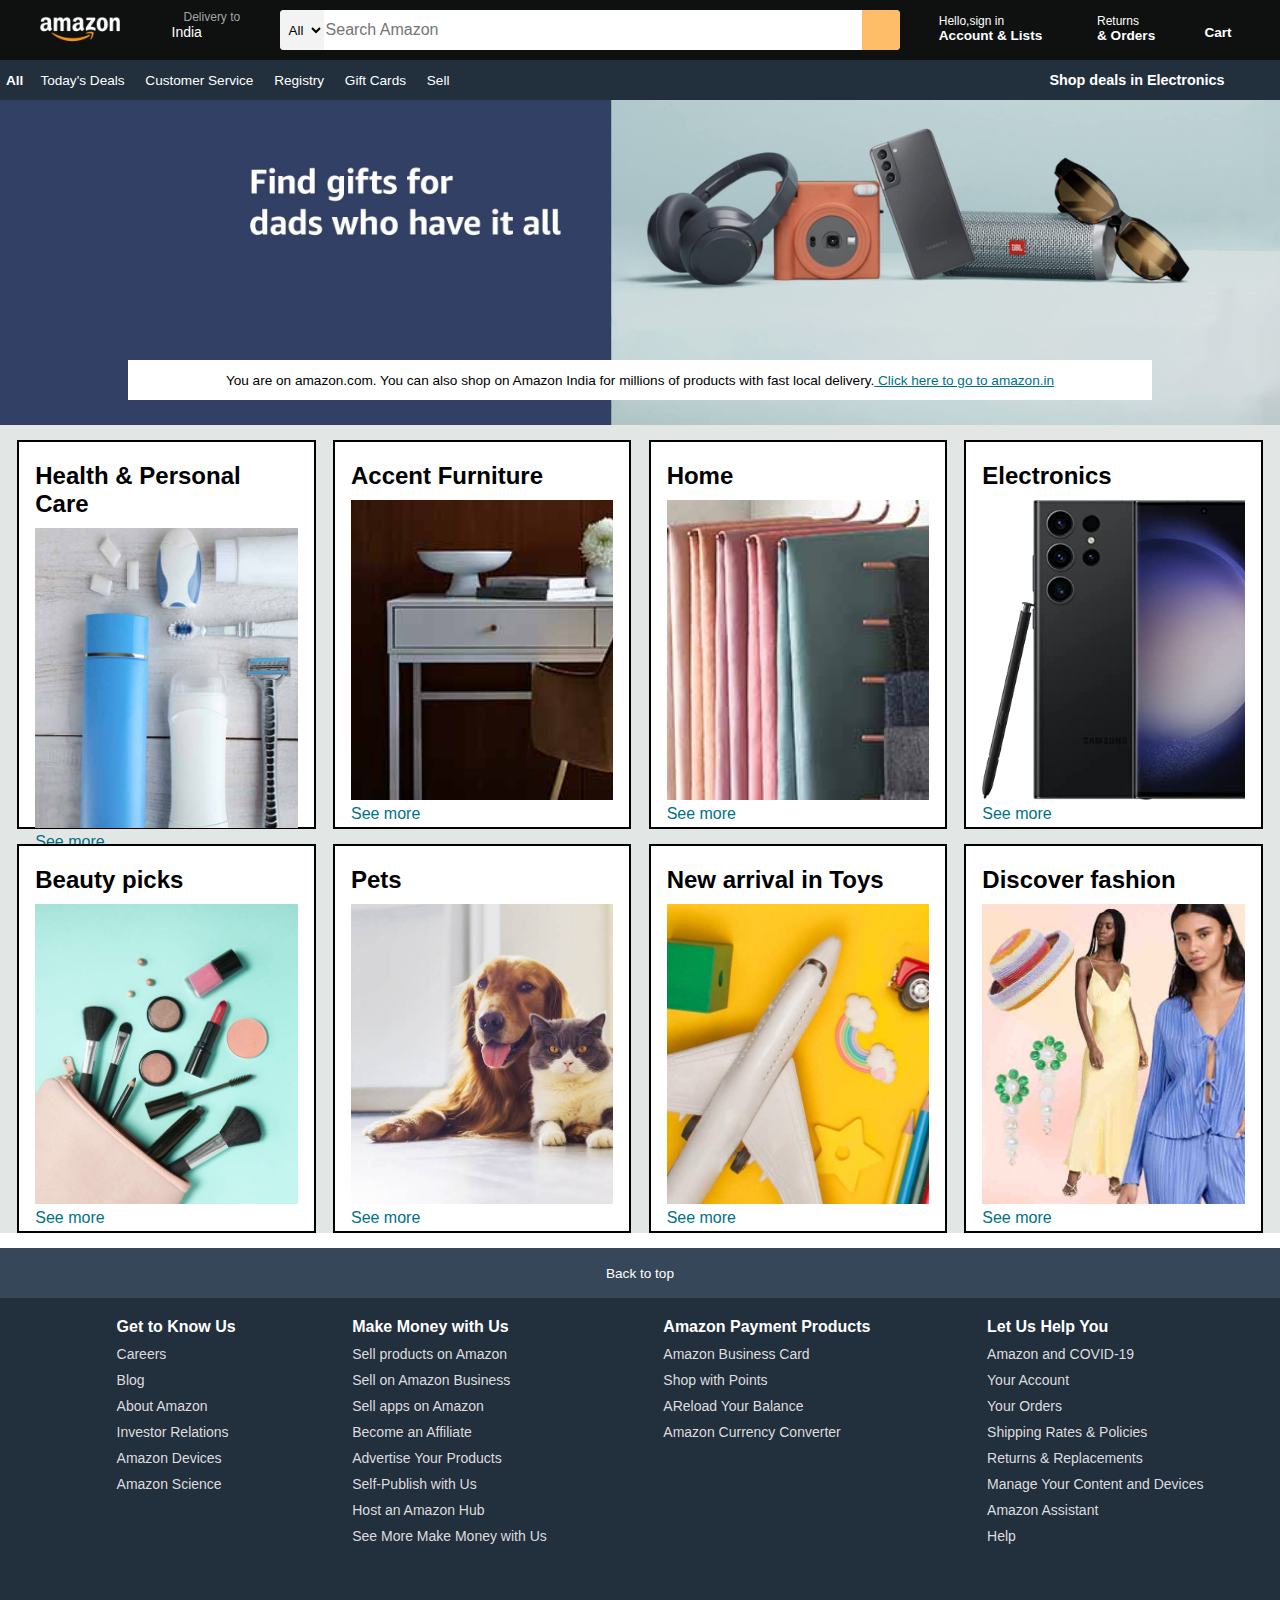
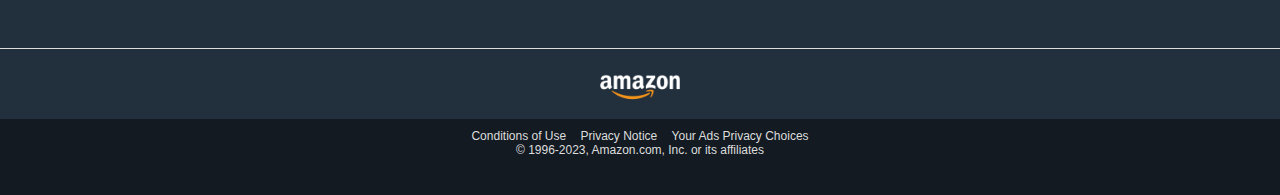
<file: Amazon_page_clone/index.html>
<!DOCTYPE html>
<html lang="en">
<head>
    <meta charset="UTF-8">
    <meta name="viewport" content="width=device-width, initial-scale=1.0">
    <title>Amazon site</title>
    <link rel="stylesheet" href="https://cdnjs.cloudflare.com/ajax/libs/font-awesome/6.4.0/css/all.min.css" integrity="sha512-iecdLmaskl7CVkqkXNQ/ZH/XLlvWZOJyj7Yy7tcenmpD1ypASozpmT/E0iPtmFIB46ZmdtAc9eNBvH0H/ZpiBw==" crossorigin="anonymous" referrerpolicy="no-referrer" />
    <link rel="stylesheet" href="style.css">
    
</head>
<body>
   <header>
    <div class="navbar">
        <div class="nav-logo border">
            <div class="logo"></div>
        </div>

        <div class="nav-address border">
           <p class="add1" >Delivery to</p>
           <div class="add-icon">
               <i class="fa-solid fa-location-dot"></i>
               <p class="add2">India</p>
            </div>
        </div>

        <div class="nav-search">
             <select class="search-select">
              <option>All</option>
             </select>
             <input placeholder="Search Amazon" class="search-input">
             <div class="search-icon">
                <i class="fa-solid fa-magnifying-glass"></i>
             </div>
        </div>

        <div class="nav-account border">
                <p class="nav-link1"> Hello,sign in</p>
                <p class="nav-link2">Account & Lists</p>
        </div>

        <div class="nav-order border">
            <p class="nav-link1">Returns</p>
          <p class="nav-link2">& Orders</p>
            </div>
    
        <div class="nav-cart border">
            <i class="fa-solid fa-cart-shopping"></i>
         Cart
        </div>
    </div>


    <div class="panel">
        <div class="panel-all border">
            <i class="fa-solid fa-bars"></i>
            All
        </div>

        <div class="panel-option">
            <p class="border">Today's Deals</p>
            <p class="border">Customer Service</p>
            <p class="border">Registry</p>
            <p class="border">Gift Cards</p>
            <p class="border">Sell</p>
        </div>
        <div class="panel-deals border">
            Shop deals in Electronics
        </div>
    </div>
   </header>
   <div class="hero">
       <div class="hero-msg">
           <p>You are on amazon.com. You can also shop on Amazon India for millions of products with fast local delivery.<a> Click here to go to amazon.in</a></p>
       </div>
   </div>
   <div class="shop-sel">
     <div class="box1 box">
        <div class="box-cont">
            <h2>Health & Personal Care</h2>
                 <div class="box-img" style="background-image: url('box2_image.jpg');"></div>
                    <p  class="underline" style="color: #007185;">See more</p>
                 </div>
        </div>
     <div class="box2 box">
        <div class="box-cont">
            <h2>Accent Furniture</h2>
                 <div class="box-img" style="background-image: url('box3_image.jpg');"></div>
                    <p class="underline"  style="color: #007185;">See more</p>
                 </div>
        </div>
     <div class="box3 box">
        <div class="box-cont">
            <h2>Home</h2>
                 <div class="box-img" style="background-image: url('box1_image.jpg');"></div>
                    <p class="underline"  style="color: #007185;">See more</p>
                 </div>
        </div>
     <div class="box4 box ">
        <div class="box-cont">
            <h2>Electronics</h2>
                <div class="box-img" style="background-image: url('box4_image.jpg');"></div>
                  <p  class="underline" style="color: #007185;">See more</p>
                </div>
        </div>
        <div class="box5 box">
            <div class="box-cont">
                <h2>Beauty picks</h2>
                     <div class="box-img" style="background-image: url('box5_image.jpg');"></div>
                        <p class="underline"  style="color: #007185;">See more</p>
                     </div>
            </div>
         <div class="box6 box">
            <div class="box-cont">
                <h2>Pets</h2>
                     <div class="box-img" style="background-image: url('box6_image.jpg');"></div>
                        <p class="underline" style="color: #007185;">See more</p>
                     </div>
            </div>
         <div class="box7 box">
            <div class="box-cont">
                <h2>New arrival in Toys</h2>
                     <div class="box-img" style="background-image: url('box7_image.jpg');"></div>
                        <p  class="underline" style="color: #007185;">See more</p>
                     </div>
            </div>
         <div class="box8 box ">
            <div class="box-cont">
                <h2>Discover fashion</h2>
                    <div class="box-img" style="background-image: url('box8_image.jpg');"></div>
                      <p class="underline" style="color: #007185;">See more</p>
                    </div>
            </div>
      </div>
      <footer>
        <div class="foot-panel1 underline">Back to top</div>
        <div class="foot-panel2">
            <ul>
               <p>Get to Know Us</p>
               <a class="underline">Careers</a>
               <a class="underline">Blog</a>
               <a class="underline">About Amazon</a>
               <a class="underline">Investor Relations</a>
               <a class="underline">Amazon Devices</a>
               <a class="underline">Amazon Science</a>
            </ul>
            <ul>
                <p>Make Money with Us</p>
                <a class="underline">Sell products on Amazon</a>
                <a class="underline">Sell on Amazon Business</a>
                <a class="underline">Sell apps on Amazon</a>
                <a class="underline">Become an Affiliate</a>
                <a class="underline">Advertise Your Products</a>
                <a class="underline">Self-Publish with Us</a>
                <a class="underline">Host an Amazon Hub</a>
                <a class="underline">See More Make Money with Us</a>
             </ul>
             <ul>
                <p>Amazon Payment Products</p>
                <a class="underline">Amazon Business Card</a>
                <a class="underline">Shop with Points</a>
                <a class="underline">AReload Your Balance</a>
                <a class="underline">Amazon Currency Converter</a>
             </ul>
             <ul>
                <p>Let Us Help You</p>
                <a class="underline">Amazon and COVID-19</a>
                <a class="underline">Your Account</a>
                <a class="underline">Your Orders</a>
                <a class="underline">Shipping Rates & Policies</a>
                <a class="underline">Returns & Replacements</a>
                <a class="underline">Manage Your Content and Devices</a>
                <a class="underline">Amazon Assistant</a>
                <a class="underline">Help</a>
             </ul>
        </div>
        <div class="foot-panel3">
            <div class="logo"></div>
        </div>
        <div class="foot-panel4">
            <div class="page">
                <a class="underline">Conditions of Use</a>
                <a class="underline">   Privacy Notice   </a> 
                <a class="underline">Your Ads Privacy Choices</a>
            </div>
          <div class="copyright">
            © 1996-2023, Amazon.com, Inc. or its affiliates
          </div>
        </div>
      </footer>
</body>
</html>
</file>
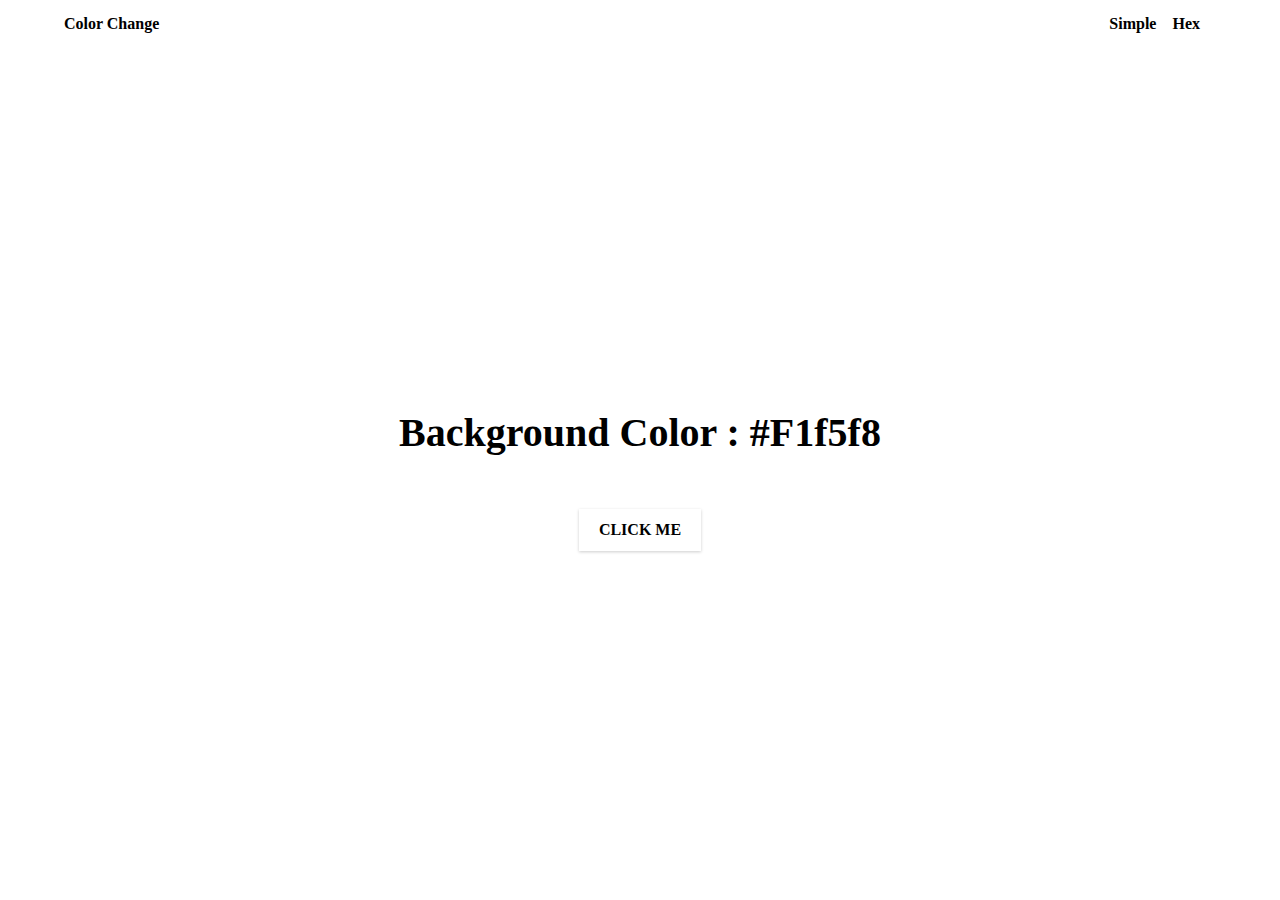
<file: Color Flipper/index.html>
<!DOCTYPE html>
<html lang="en">
<head>
    <meta charset="UTF-8">
    <meta name="viewport" content="width=device-width, initial-scale=1.0">
    <title>Color flipper</title>
    <link rel="stylesheet" href="style.css">
</head>
<body>
    <nav>
        <div class="nav-center">
            <h4>color change</h4>
            <ul class="nav-links">
                <li>
                    <a href="index.html">Simple</a>
                </li>
                <li>
                    <a href="hex.html">hex</a>
                </li>
            </ul>
        </div>
    </nav>
    <main>
        <div class="container">
            <h2>Background color : <span class="color">
                #f1f5f8
            </span></h2>
            <button class="btn-hero" id="btn">click me</button>
        
        </div>
    </main>

</body>
<script src="app.js"></script>
</html>
</file>
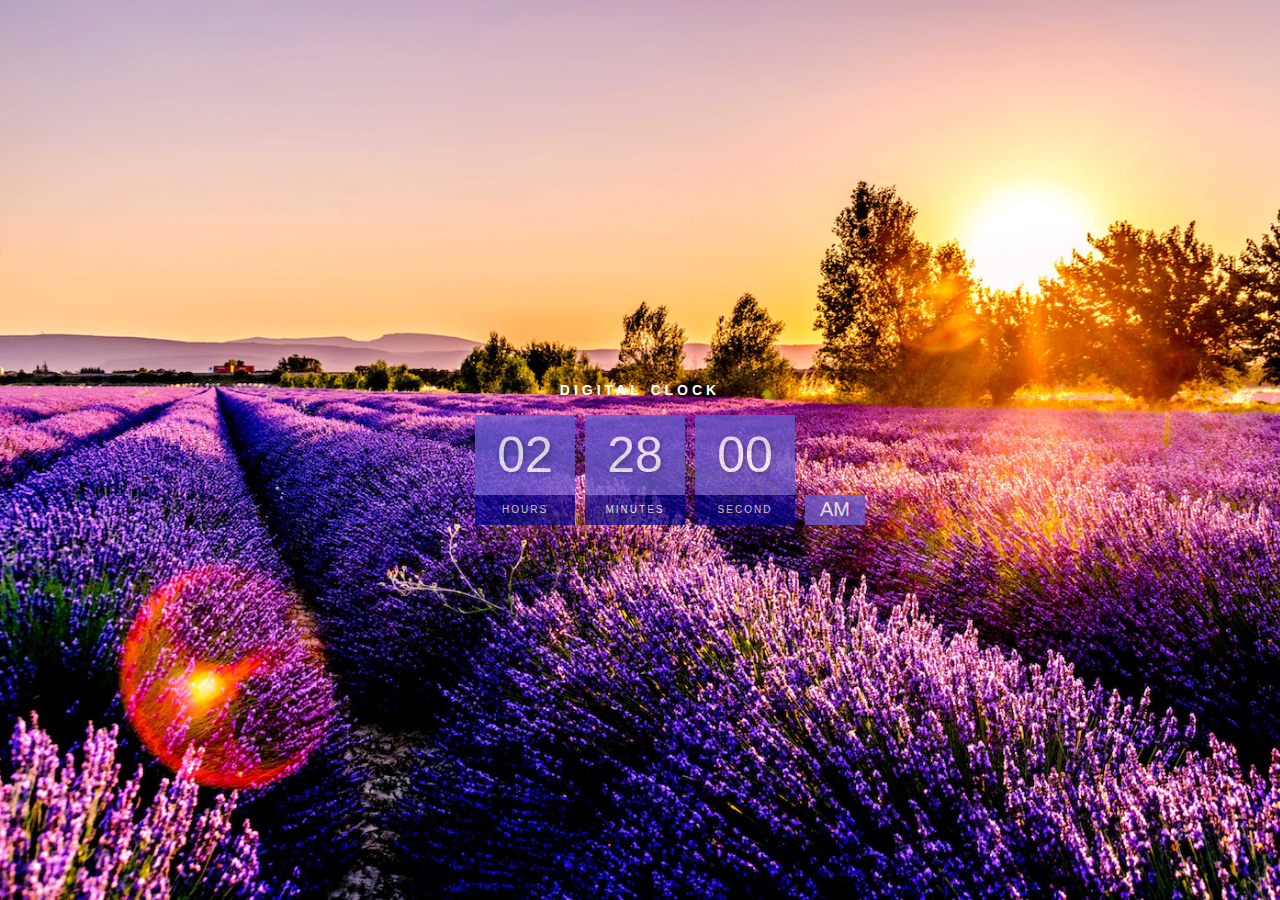
<file: 1.html>
<!DOCTYPE html>
<html lang="en">
<head>
    <meta charset="UTF-8">
    <meta name="viewport" content="width=device-width, initial-scale=1.0">
    <title>Digital Clock</title>
    <link rel="stylesheet" href="1.css">
    
</head>
<body>
    <h2>Digital Clock</h2>
    <div class="clock">
        <div>
            <span id="hour">00</span>
            <span class="text">Hours</span>
        </div>
        <div>
            <span id="minutes">00</span>
            <span class="text">Minutes</span>
        </div>
        <div>
            <span id="second">00</span>
            <span class="text">Second</span>
        </div>
        <div>
            <span id="amp">AM</span>
        </div>
    </div>
    <script src="1.js"></script>
</body>
</html>
</file>
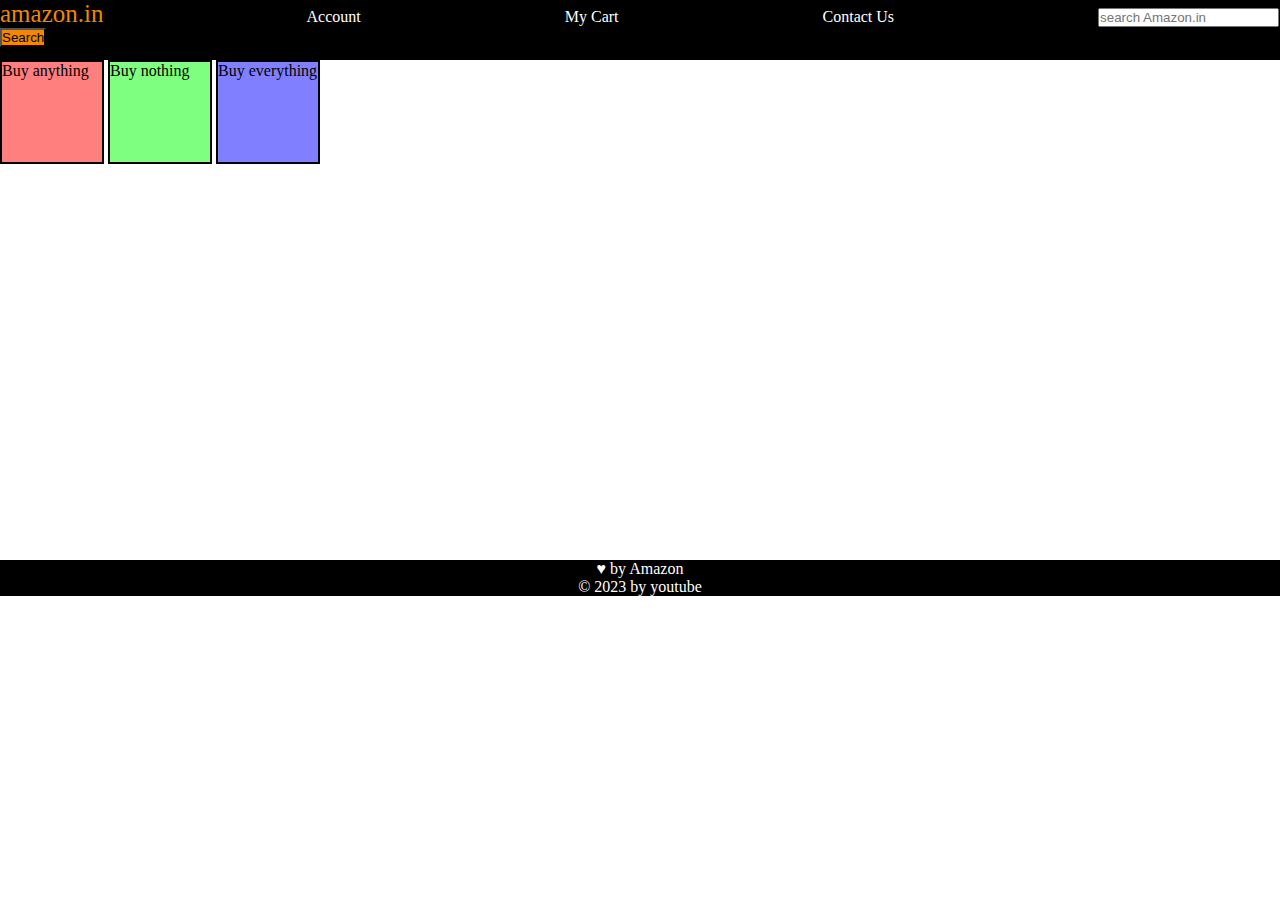
<file: Amazon_page_clone/amazon_site.html>
<!DOCTYPE html>
<html lang="en">
<head>
    <meta charset="UTF-8">
    <meta http-equiv="X-UA-Compatible" content="IE=edge">
    <meta name="viewport" content="width=device-width, initial-scale=1.0">
    <title>Document</title>
    <link rel="stylesheet" href="amazon_link.css">
    
</head>
<body>
    <header>
        <div id="navbar">
            <a id="logo">amazon.in</a>
            <a>Account</a>
            <a>My Cart</a>
            <a>Contact Us</a>
            <input placeholder="search Amazon.in">
            <button>Search</button>
        </div>
    </header>
    <div id="content">
        <div class="contentBox" style="background-color: rgba(255,0,0,0.5);">Buy anything</div>
        <div class="contentBox" style="background-color: rgba(0,255,0,0.5);">Buy nothing</div>
        <div class="contentBox" style="background-color: rgba(0,0,255,0.5);">Buy everything</div>      
    </div>
    <footer>&hearts; by Amazon<br>
    &#169; 2023 by youtube
    </footer>
</body>
</html>
</file>
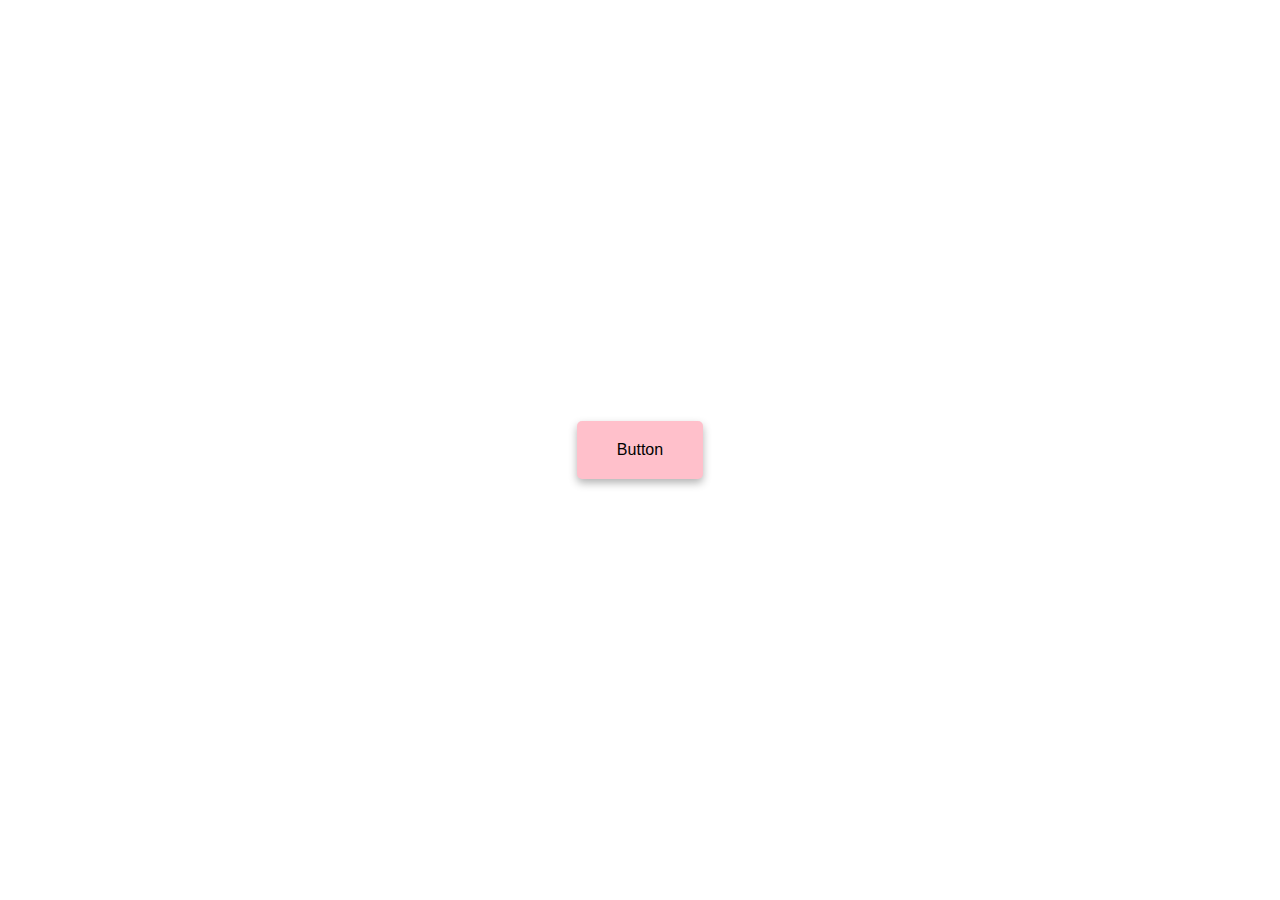
<file: Button effect/3.html>
<!DOCTYPE html>
<html lang="en">
<head>
    <meta charset="UTF-8">
    <meta name="viewport" content="width=device-width, initial-scale=1.0">
    <title>Document</title>
    <link rel="stylesheet" href="3.css">
</head>
<body>
  <a href="#" class="btn"><span>Button</span></a>
  <script src="3.js"></script>
</body>
</html>
</file>
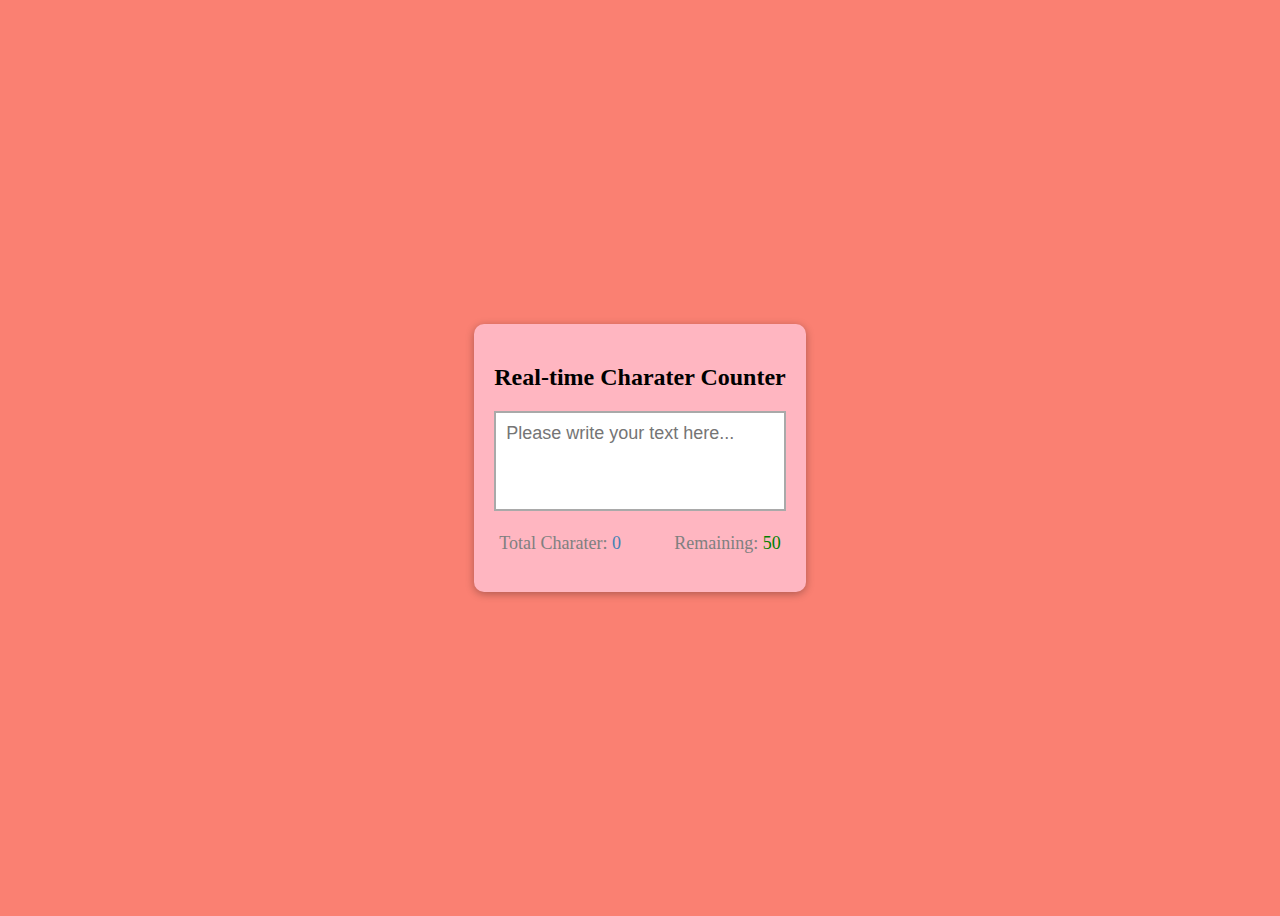
<file: Character count/4.html>
<!DOCTYPE html>
<html lang="en">
<head>
    <meta charset="UTF-8">
    <meta name="viewport" content="width=device-width, initial-scale=1.0">
    <title>Character Counter</title>
    <link rel="stylesheet" href="4.css">
</head>
<body>
<form class="form">
    <h2 class="h">Real-time Charater Counter</h2>
    <textarea class="textarea" placeholder="Please write your text here..." maxlength="50"></textarea>
    <div class="num">
    <p>Total Charater:
        <span class="total-counter" id="total-counter">0</span>
    </p>
    <p>Remaining:
        <span class="remaining-counter" id="remaining-counter">50</span>
    </p>
    </div>
</form>
<script src="4.js"></script>
</body>
</html>
</file>
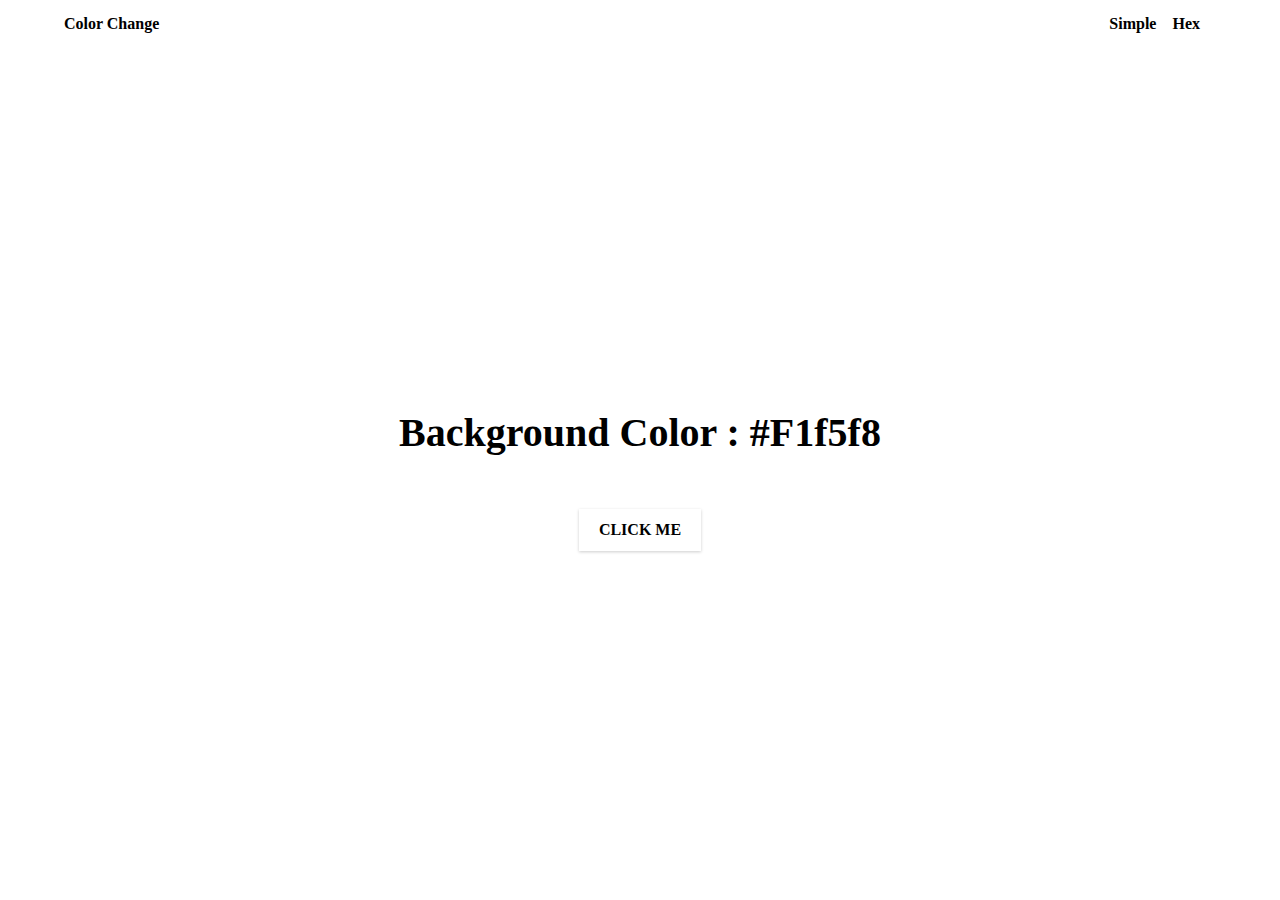
<file: Color Flipper/hex.html>
<!DOCTYPE html>
<html lang="en">
<head>
    <meta charset="UTF-8">
    <meta name="viewport" content="width=device-width, initial-scale=1.0">
    <title>Color flipper</title>
    <link rel="stylesheet" href="style.css">
</head>
<body>
    <nav>
        <div class="nav-center">
            <h4>color change</h4>
            <ul class="nav-links">
                <li>
                    <a href="index.html">Simple</a>
                </li>
                <li>
                    <a href="hex.html">hex</a>
                </li>
            </ul>
        </div>
    </nav>
    <main>
        <div class="container">
            <h2>Background color : <span class="color">
                #f1f5f8
            </span></h2>
            <button class="btn-hero" id="btn">click me</button>
        
        </div>
    </main>

</body>
<script src="hex.js"></script>
</html>
</file>
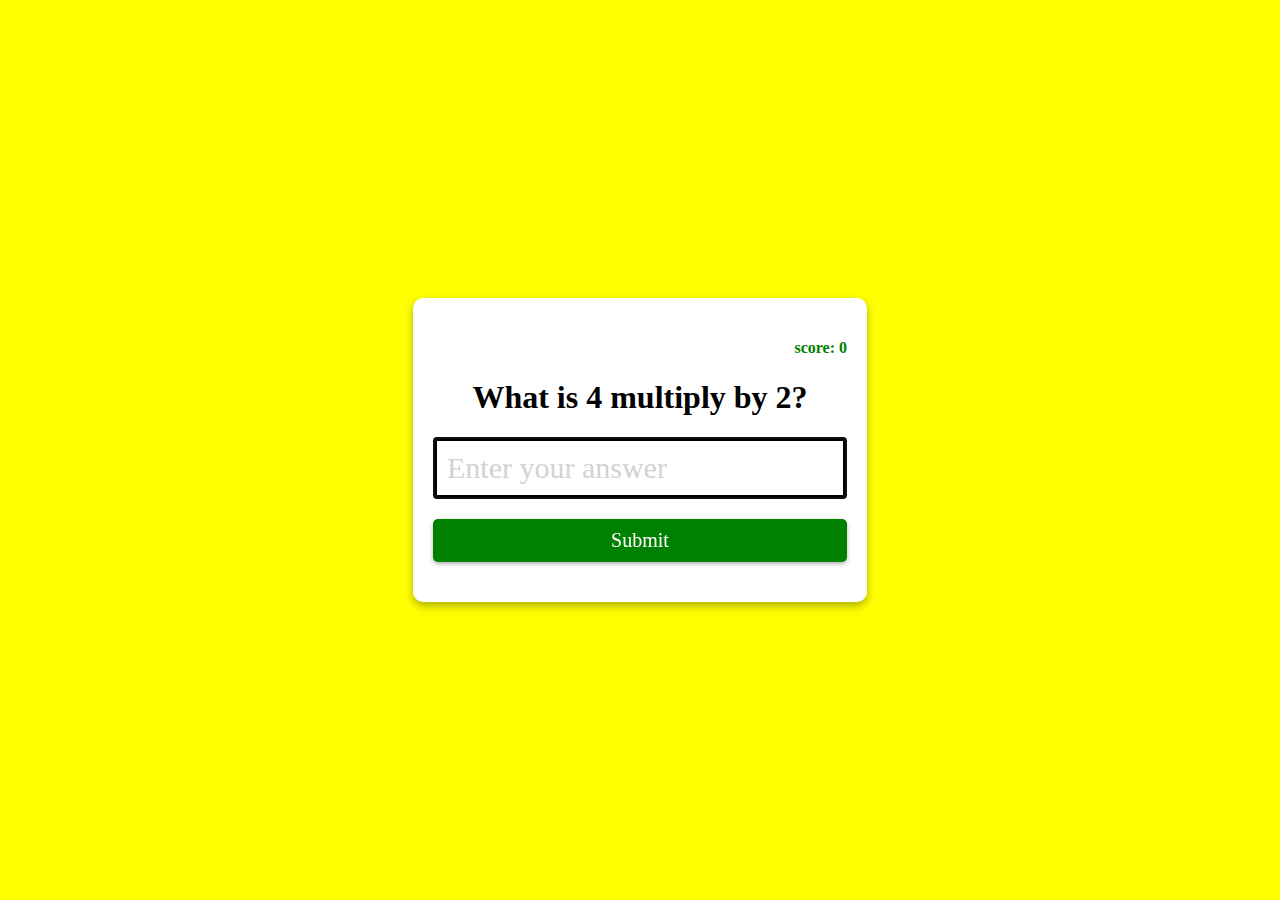
<file: Multiplication/2.html>
<!DOCTYPE html>
<html lang="en">
<head>
    <meta charset="UTF-8">
    <meta name="viewport" content="width=device-width, initial-scale=1.0">
    <title>Multiplication App</title>
    <link rel="stylesheet" href="2.css">
</head>
<body>
   <form class="form" id="form">
    <h4 class="score" id="score">score: 0</h4>
    <h1 id="question">What is 1 multiply by 1?</h1>
    <input type="text" class="input" id="input" placeholder="Enter your answer" autofocus autocomplete="off">
    <button type="submit" class="btn">Submit</button>

   </form>
    <script src="2.js"></script>
</body>
</html>
</file>
<file: Amazon_page_clone/style.css>
*{
    margin:0;
    font-family: arial;
    border:border-box;
}
.navbar{
    height:60px;
    background-color: #0f1111;
    color: white;
    display: flex;
    align-items: center;
    justify-content:space-evenly ;
}
.nav-logo{
    height: 60px;
    width: 100px;
}
.logo{
    height:50px;
    width:100px;
    margin:1px;
    background-size: cover;
    background-image: url("amazon_logo.png");
}
.underline:hover{
   text-decoration-line: underline;
}
.border{
    border:1.5px solid transparent;
}
.border:hover{
    border:1.5px solid white;
}
.add-icon{
   display: flex;
}
.add1{
   color:#cccc;
   font-size: 0.75rem;
   margin-left: 15px;
   margin-top: 5px;
}
.add2{
    font-size: 0.875rem;
    margin-left: 3px;
}
.nav-address{
    height: 50px;
    padding: 0px 9px;
    margin: 5px 2px 5px 0px;
   
}
.nav-search{
    display: flex;
    justify-content: space-evenly;
    height: 40px;
    width: 620px;
    background-size: cover;
    border-radius:4px ;
    background-color: pink;
}
.search-select{
    background-color: #f3f3f3 ;
    width:50px;
text-align: center;
border-top-left-radius:4px ;
border-bottom-left-radius: 4px;
border: none;

}
.search-input{
    width: 100%;
    font-size: 1rem;
    border: none;
}
.search-icon{
    width:45px;
    display: flex;
    justify-content: center;
    align-items: center;
    font-size: 1.2rem;
    background-color: #febd68;
    border-top-right-radius: 4px;
    border-bottom-right-radius: 4px ;
    color: #0f1111;
}
.nav-search:hover{
    border: 2px solid orange;
}
.nav-account{
    height: 40px;
    width:110px;
    padding:0px 9px 10px 9px;
    justify-content: center;
}
.nav-link2{
    font-size: 0.85rem;
    font-weight: 700;
}
.nav-link1{
    font-size: 0.75rem;
    margin-top: 9px;
}
.nav-order
{
    height: 40px;
    padding:0px 9px 10px;
    justify-content: center;
}
.nav-cart i {
 font-size: 30px;
}
.nav-cart{
    font-size: 0.85rem;
    font-weight: 700;
    height: 39px;
    padding: 9px 9px 11px;
    margin: 0px 10px 0px 1px;
}
.panel{
    height: 40px;
    background-color: #222f3d;
    display: flex;
    font-size: 0.85rem;
    align-items: center;
    color: #fff;
    justify-content: left;
}
.panel-option p{
    display: inline; 
    margin-left: 15px;  
} 
.panel-option{
    width: 80% ;
}
.panel-all{
    font-weight: 700;
    padding-left: 5px;
}
.panel-deals{
    font-weight: 700;
    font-size: 0.9rem;
}
.hero{
    height:325px;
    background-image: url("hero_image.jpg");
    background-size: cover;
    display: flex;
    justify-content: center;
    align-items: flex-end;
}
.hero-msg{
    font-size: 0.85rem;
    background-color: white;
    color: black;
    height: 40px;
    display:flex;
    justify-content: center;
    align-items: center;
    width: 80%;
    margin-bottom: 25px;
    
}
.hero-msg a{
    color: #007185;
    text-decoration-line: underline;
}
.box{
    border: 2px solid black;
    height: 350px;
    width: 23%;
    background-color: white;
    padding:20px 0px 15px 0px;
    margin-top: 15px;
}
.shop-sel{
    display: flex;
    flex-wrap: wrap;
    justify-content: space-evenly;
    background-color: #e2e7e6;
}
.box-img{
    height:300px ;
    background-size: cover;
    margin-top: 10px;
    margin-bottom: 5px;
}
.box-cont{
    margin-left:1rem;
    margin-right: 1rem;
}
footer{
    margin-top: 15px;
}
.foot-panel1{
    background-color: #37475a;
    color: white;
    height: 50px;
    display: flex;
    justify-content: center;
    align-items: center;
    font-size: 0.85rem;
}
.foot-panel2{
    background-color: #222f3d;
    color: white;
    height: 350px;
    display: flex;
    justify-content: space-evenly;
    font-weight: 700;
}
ul{
    margin-top: 20px;
}
ul a {
    font-weight: 100;
    display: block;
    font-size: 0.875rem;
    margin-top:10px ;
    color: #dddddd;
}
.foot-panel3{
    background-color: #222f3d;
    color: white;
    border-top: 0.5px solid #ddd;
    height: 70px;
    display: flex;
    justify-content: center;
    align-items: center;
}
.foot-panel4{
    height: 36px;
    background-color: #131A22;
    padding: 10px 0px 30px 0px;
    color: #dddddd;
    font-size: 12px;    
}
.page{
    display: flex;
    justify-content: center;
    align-items: center;
} 
.page a{
    padding-left: 0.45rem;
    padding-right: 0.45rem;
}
.copyright{
    display: flex;
    justify-content: center;
    align-items: center;
}
</file>
<file: Color Flipper/style.css>
*,
::after,
::before {
  margin: 0;
  padding: 0;
  box-sizing: border-box;
}
body {
  font-family: var(--ff-secondary);
  background: var(--clr-grey-10);
  color: var(--clr-grey-1);
  line-height: 1.5;
  font-size: 0.875rem;
}
ul {
  list-style-type: none;
}
a {
  text-decoration: none;
}
h1,
h2,
h3,
h4 {
  letter-spacing: var(--spacing);
  text-transform: capitalize;
  line-height: 1.25;
  margin-bottom: 0.75rem;
  font-family: var(--ff-primary);
}
h1 {
  font-size: 3rem;
}
h2 {
  font-size: 2rem;
}
h3 {
  font-size: 1.25rem;
}
h4 {
  font-size: 0.875rem;
}
p {
  margin-bottom: 1.25rem;
  color: var(--clr-grey-5);
}
@media screen and (min-width: 800px) {
  h1 {
    font-size: 4rem;
  }
  h2 {
    font-size: 2.5rem;
  }
  h3 {
    font-size: 1.75rem;
  }
  h4 {
    font-size: 1rem;
  }
  body {
    font-size: 1rem;
  }
  h1,
  h2,
  h3,
  h4 {
    line-height: 1;
  }
}
/*  global classes */

/* section */
.section {
  padding: 5rem 0;
}

.section-center {
  width: 90vw;
  margin: 0 auto;
  max-width: 1170px;
}
@media screen and (min-width: 992px) {
  .section-center {
    width: 95vw;
  }
}
main {
  min-height: 100vh;
  display: grid;
  place-items: center;
}

/*
=============== 
Nav
===============
*/
nav {
  background: var(--clr-white);
  height: 3rem;
  display: grid;
  align-items: center;
  box-shadow: var(--dark-shadow);
}
.nav-center {
  width: 90vw;
  max-width: var(--fixed-width);
  margin: 0 auto;
  display: flex;
  align-items: center;
  justify-content: space-between;
}
.nav-center h4 {
  margin-bottom: 0;
  color: var(--clr-primary-5);
}
.nav-links {
  display: flex;
}
nav a {
  text-transform: capitalize;
  font-weight: 700;
  font-size: 1rem;
  color: var(--clr-primary-1);
  letter-spacing: var(--spacing);
  margin-right: 1rem;
}
nav a:hover {
  color: var(--clr-primary-5);
}
/*
=============== 
Container
===============
*/
main {
  min-height: calc(100vh - 3rem);
  display: grid;
  place-items: center;
}
.container {
  text-align: center;
}
.container h2 {
  background: var(--clr-black);
  color: var(--clr-white);
  padding: 1rem;
  border-radius: var(--radius);
  margin-bottom: 2.5rem;
}
.color {
  color: var(--clr-primary-5);
}
.btn-hero {
  font-family: var(--ff-primary);
  text-transform: uppercase;
  background: transparent;
  color: var(--clr-black);
  letter-spacing: var(--spacing);
  display: inline-block;
  font-weight: 700;
  transition: var(--transition);
  border: 2px solid var(--clr-black);
  cursor: pointer;
  box-shadow: 0 1px 3px rgba(0, 0, 0, 0.2);
  border-radius: var(--radius);
  font-size: 1rem;
  padding: 0.75rem 1.25rem;
}
.btn-hero:hover {
  color: var(--clr-white);
  background: var(--clr-black);
}
</file>
<file: 1.css>
body{
    margin: 0;
    font-family: sans-serif ;
    display: flex;
    flex-direction: column;
    align-items: center;
    height: 100vh;
    justify-content: center;
    background-image: url("1.jpg");
    background-size: cover;
    color: white;
    overflow: hidden;
}
h2{
    text-transform: uppercase;
    letter-spacing: 4px;
    font-size: 14px;
    text-align: center;
}
.clock{
    display: flex;
}
.clock div{
    margin: 5px;
    position: relative;
}
.clock span{
    width: 100px;
    height: 80px;
    background-color: slateblue;
    opacity: .8;
    display: flex;
    justify-content: center;
    align-items: center;
    font-size: 50px;
    text-shadow: 2px 2px 4px rgba(0,0,0, 0.3);
   
}
.clock .text{
    height: 30px;
    font-size: 10px;
    text-transform: uppercase;
    letter-spacing: 2px;
    background: darkblue;
    opacity: 0.7;
}
.clock #amp{
    bottom: 0;
    position: absolute;
    width: 60px;
    height: 30px;
    font-size: 20px;
}
</file>
<file: Amazon_page_clone/amazon_link.css>
*{
    padding:0;
    margin:0;

}
#navbar{
    height: 60px;
    background-color: black;
    color:white;
}
#logo{
    color:#f08804;
    font-size: 25px;
}
button{
background-color:#f08804;
}
a{
    margin-right:200px;
}
.contentBox{
    height:100px;
    width:100px;
    border:2px solid black;
    display: inline-block;
}
footer{
    background-color:black;
    color:white;
    text-align: center;
}
#content{
    height:500px;
}
</file>
<file: Button effect/3.css>
body{
    display: flex;
    height: 100vh;
    justify-content: center;
    align-items: center;
    margin: 0;
    font-family: sans-serif;
}
.btn{
    background-color:pink;
    border-radius: 5px;
    color: black;
    padding:20px 40px;
    border: none;
    box-shadow: 0 4px 8px rgba(0,0,0,0.3);
    text-decoration: none;
    position: relative;
    overflow: hidden;
}
.btn span {
    position: relative;
    z-index: 1;
  }
.btn::before{
    content: "";
    position: absolute;
    background-color: orangered;
    width:0;
    height:0;
    left: var(--xPos);
    top: var(--yPos);
    transform: translate(-50%,-50%);
    border-radius: 50%;
    transition: width 0.8s, height 0.8s;
}
.btn:hover::before {
    width: 300px;
    height: 300px;
  }
</file>
<file: Character count/4.css>
body{
     background-color: salmon;
     font-family: cursive;
     display: flex;
     height: 100vh;
     justify-content: center;
     align-items: center;
     
}
.form{
    background-color: lightpink;
    border: none;
    border-radius: 10px;
    box-shadow: 0px 2px 8px rgba(0,0,0,0.3);
    padding: 20px;
    margin: 5px;
}
.textarea{
    resize: none;
    width: 100%;
    height: 100px;
    font-size: 18px;
    font-family: sans-serif;
    padding: 10px;
    box-sizing: border-box;
    border: solid 2px darkgrey;

}
.num{
    color:gray;
    font-size: 18px;
    display: flex;
    justify-content: space-between;
    padding: 0 5px ;
}
.total-counter{
 color: steelblue;
}
.remaining-counter{
    color: green;
}
</file>
<file: Multiplication/2.css>
body{
    margin: 0;
    background-color: yellow;
    display: flex;
  justify-content: center;
  height: 100vh;
 align-items: center;
 text-align: center;
 font-family: cursive;
}
.form{
    color: black;
    background-color: white;
    padding: 20px;
  box-shadow: 0 4px 8px rgba(0, 0, 0, 0.3);
  border-radius: 10px;
  margin: 10px;
}
.input {
    display: block;
    width: 100%;
    box-sizing: border-box;
    font-size: 30px;
    text-align: left;
    padding: 10px;
    border: solid 4px black;
    color: lightgray;
  }
  .input::placeholder {
    color: lightgray;
    font-family: cursive;
  }
  
  .btn {
    background-color: green;
    color: white;
    border: none;
    display: block;
    width: 100%;
    padding: 10px;
    font-size: 20px;
    font-family: cursive;
    margin: 20px 0;
    border-radius: 5px;
    box-shadow: 0 2px 4px rgba(0, 0, 0, 0.3);
    cursor: pointer;
  }
  .btn:hover{
    filter: brightness(0.9);
  }
  .score{
    text-align: right;
    color: green;
  }
</file>
